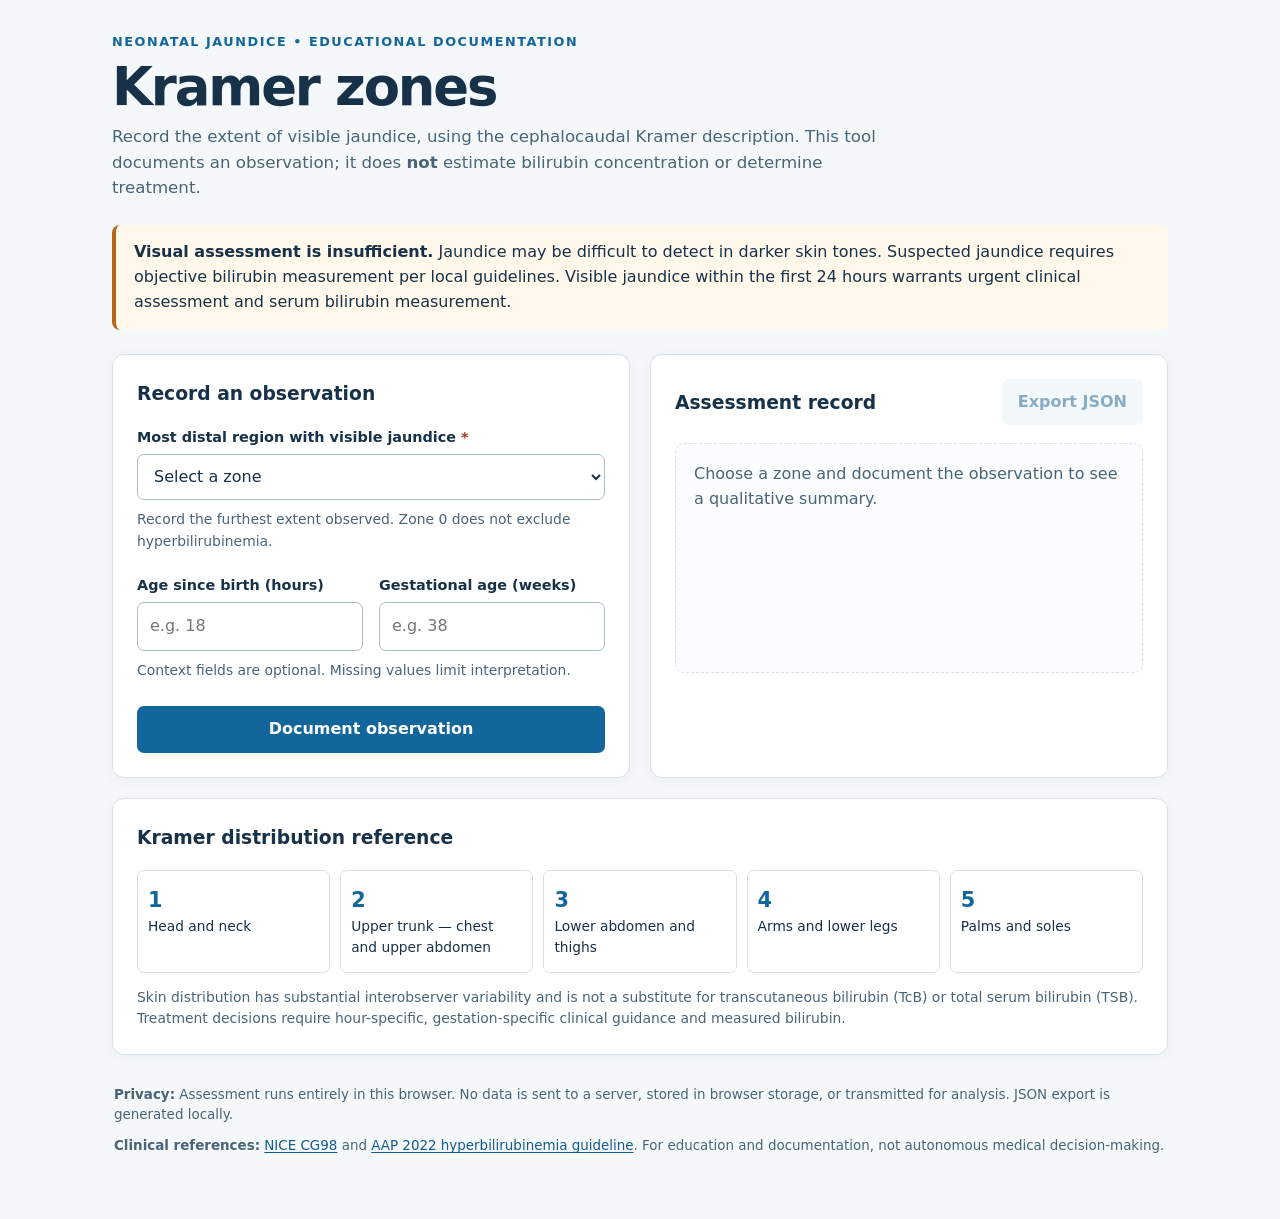
<file: index.html>
<!doctype html>
<html lang="en">
<head>
  <meta charset="utf-8">
  <meta name="viewport" content="width=device-width, initial-scale=1">
  <meta name="description" content="Record qualitative neonatal jaundice distribution by Kramer zone. No bilirubin concentration or treatment decision is calculated.">
  <title>Kramer Zones | Neonatal Jaundice Observation</title>
  <link rel="stylesheet" href="./styles.css">
  <script defer src="./app.js"></script>
</head>
<body>
  <main class="shell">
    <header class="hero">
      <div class="eyebrow">Neonatal jaundice • educational documentation</div>
      <h1>Kramer zones</h1>
      <p>Record the extent of visible jaundice, using the cephalocaudal Kramer description. This tool documents an observation; it does <strong>not</strong> estimate bilirubin concentration or determine treatment.</p>
    </header>

    <section class="notice" aria-label="Clinical safety note">
      <strong>Visual assessment is insufficient.</strong>
      Jaundice may be difficult to detect in darker skin tones. Suspected jaundice requires objective bilirubin measurement per local guidelines. Visible jaundice within the first 24 hours warrants urgent clinical assessment and serum bilirubin measurement.
    </section>

    <div class="layout">
      <section class="panel" aria-labelledby="form-heading">
        <h2 id="form-heading">Record an observation</h2>
        <form id="assessment-form">
          <label for="zone">Most distal region with visible jaundice <span class="required">*</span></label>
          <select id="zone" name="zone" required>
            <option value="">Select a zone</option>
            <option value="0">0 — No visible jaundice reported</option>
            <option value="1">1 — Head and neck</option>
            <option value="2">2 — Upper trunk (chest and upper abdomen)</option>
            <option value="3">3 — Lower abdomen and thighs</option>
            <option value="4">4 — Arms and lower legs</option>
            <option value="5">5 — Palms and soles</option>
          </select>
          <p class="help">Record the furthest extent observed. Zone 0 does not exclude hyperbilirubinemia.</p>

          <div class="fields">
            <div>
              <label for="age">Age since birth (hours)</label>
              <input id="age" name="age" type="number" min="0" max="672" step="any" placeholder="e.g. 18">
            </div>
            <div>
              <label for="gestation">Gestational age (weeks)</label>
              <input id="gestation" name="gestation" type="number" min="22" max="44" step="any" placeholder="e.g. 38">
            </div>
          </div>
          <p class="help">Context fields are optional. Missing values limit interpretation.</p>
          <button type="submit" class="primary">Document observation</button>
        </form>
      </section>

      <section class="panel" aria-labelledby="result-heading">
        <div class="section-head">
          <h2 id="result-heading">Assessment record</h2>
          <button id="download" class="secondary" type="button" disabled>Export JSON</button>
        </div>
        <div id="result" class="result" role="status" aria-live="polite">
          <p class="empty">Choose a zone and document the observation to see a qualitative summary.</p>
        </div>
      </section>
    </div>

    <section class="panel guide" aria-labelledby="zones-heading">
      <h2 id="zones-heading">Kramer distribution reference</h2>
      <ol class="zone-list">
        <li data-zone="1"><b>1</b> Head and neck</li>
        <li data-zone="2"><b>2</b> Upper trunk — chest and upper abdomen</li>
        <li data-zone="3"><b>3</b> Lower abdomen and thighs</li>
        <li data-zone="4"><b>4</b> Arms and lower legs</li>
        <li data-zone="5"><b>5</b> Palms and soles</li>
      </ol>
      <p class="help">Skin distribution has substantial interobserver variability and is not a substitute for transcutaneous bilirubin (TcB) or total serum bilirubin (TSB). Treatment decisions require hour-specific, gestation-specific clinical guidance and measured bilirubin.</p>
    </section>

    <footer>
      <p><strong>Privacy:</strong> Assessment runs entirely in this browser. No data is sent to a server, stored in browser storage, or transmitted for analysis. JSON export is generated locally.</p>
      <p><strong>Clinical references:</strong>
        <a href="https://www.nice.org.uk/guidance/cg98/chapter/recommendations" target="_blank" rel="noopener noreferrer">NICE CG98</a>
        and <a href="https://doi.org/10.1542/peds.2022-058859" target="_blank" rel="noopener noreferrer">AAP 2022 hyperbilirubinemia guideline</a>.
        For education and documentation, not autonomous medical decision-making.</p>
    </footer>
  </main>
</body>
</html>
</file>
<file: styles.css>
:root{font-family:system-ui,-apple-system,"Segoe UI",sans-serif;color-scheme:light;--ink:#173148;--muted:#496477;--border:#d7e1e7;--surface:#fff;--background:#f4f8fa;--accent:#12669c;--warn:#9b3d10}
*{box-sizing:border-box}
body{margin:0;background:var(--background);color:var(--ink);line-height:1.55}
.shell{max-width:1100px;padding:32px 22px 52px;margin:auto}
.hero{margin-bottom:24px;max-width:800px}.eyebrow{font-size:.8rem;letter-spacing:.12em;text-transform:uppercase;color:var(--accent);font-weight:750}
h1{font-size:clamp(2.1rem,4.5vw,3.3rem);letter-spacing:-.04em;margin:6px 0 8px;line-height:1.1}
h2{font-size:1.17rem;margin:0 0 18px}.hero p{font-size:1.04rem;color:var(--muted);margin:0}
.notice{padding:15px 18px;border-left:4px solid #b9661a;background:#fff8eb;border-radius:8px;margin-bottom:24px}
.layout{display:grid;grid-template-columns:1fr 1fr;gap:20px}.panel{border:1px solid var(--border);background:var(--surface);padding:24px;border-radius:12px;box-shadow:0 3px 15px rgba(22,46,65,.04)}
label{display:block;font-weight:650;margin:0 0 6px;font-size:.9rem}
input,select{display:block;width:100%;padding:11px 12px;border-radius:7px;border:1px solid #a9bdcb;background:#fff;color:var(--ink);font:inherit;min-height:46px}
input:focus-visible,select:focus-visible,button:focus-visible,a:focus-visible{outline:3px solid #f1ab39;outline-offset:2px}
.fields{display:grid;grid-template-columns:1fr 1fr;gap:16px;margin-top:22px}
.help,.context{color:var(--muted);font-size:.87rem;margin:9px 0 0}
.required{color:#a23a20}.section-head{display:flex;justify-content:space-between;align-items:center;gap:12px;margin-bottom:18px}.section-head h2{margin:0}
button{border:0;border-radius:7px;padding:11px 16px;font:inherit;font-weight:700;cursor:pointer}
button.primary{display:block;background:var(--accent);color:#fff;width:100%;margin-top:24px}
button.primary:hover{background:#095483}
button.secondary{background:#e8f2f8;color:#135c8c;white-space:nowrap}
button:disabled{opacity:.5;cursor:not-allowed}
.result{border:1px dashed var(--border);border-radius:9px;background:#fafcfe;min-height:230px;padding:18px}
.result p{margin:0 0 17px}.result p:last-child{margin-bottom:0}
.empty{color:var(--muted)}.selected-zone{font-size:1.15rem}.action{border-left:3px solid var(--accent);padding-left:12px}.urgent{border-left:4px solid var(--warn);padding-left:12px;color:#7d3012}
.guide{margin-top:20px}.zone-list{display:grid;grid-template-columns:repeat(5,1fr);list-style:none;padding:0;gap:10px;margin:0 0 14px}
.zone-list li{border:1px solid var(--border);border-radius:7px;padding:13px 10px;font-size:.86rem}
.zone-list li b{display:block;font-size:1.3rem;color:var(--accent)}.zone-list li.active{border-color:var(--accent);background:#e8f3fb}
footer{font-size:.84rem;color:var(--muted);padding:20px 2px 0}footer p{margin:10px 0}a{color:#135b8d;text-underline-offset:2px}
@media(max-width:750px){.shell{padding:24px 14px}.layout{grid-template-columns:1fr}.zone-list{grid-template-columns:repeat(2,1fr)}.panel{padding:18px}}
@media(max-width:450px){.fields{grid-template-columns:1fr}.zone-list{grid-template-columns:1fr}.section-head{align-items:start}}
</file>
